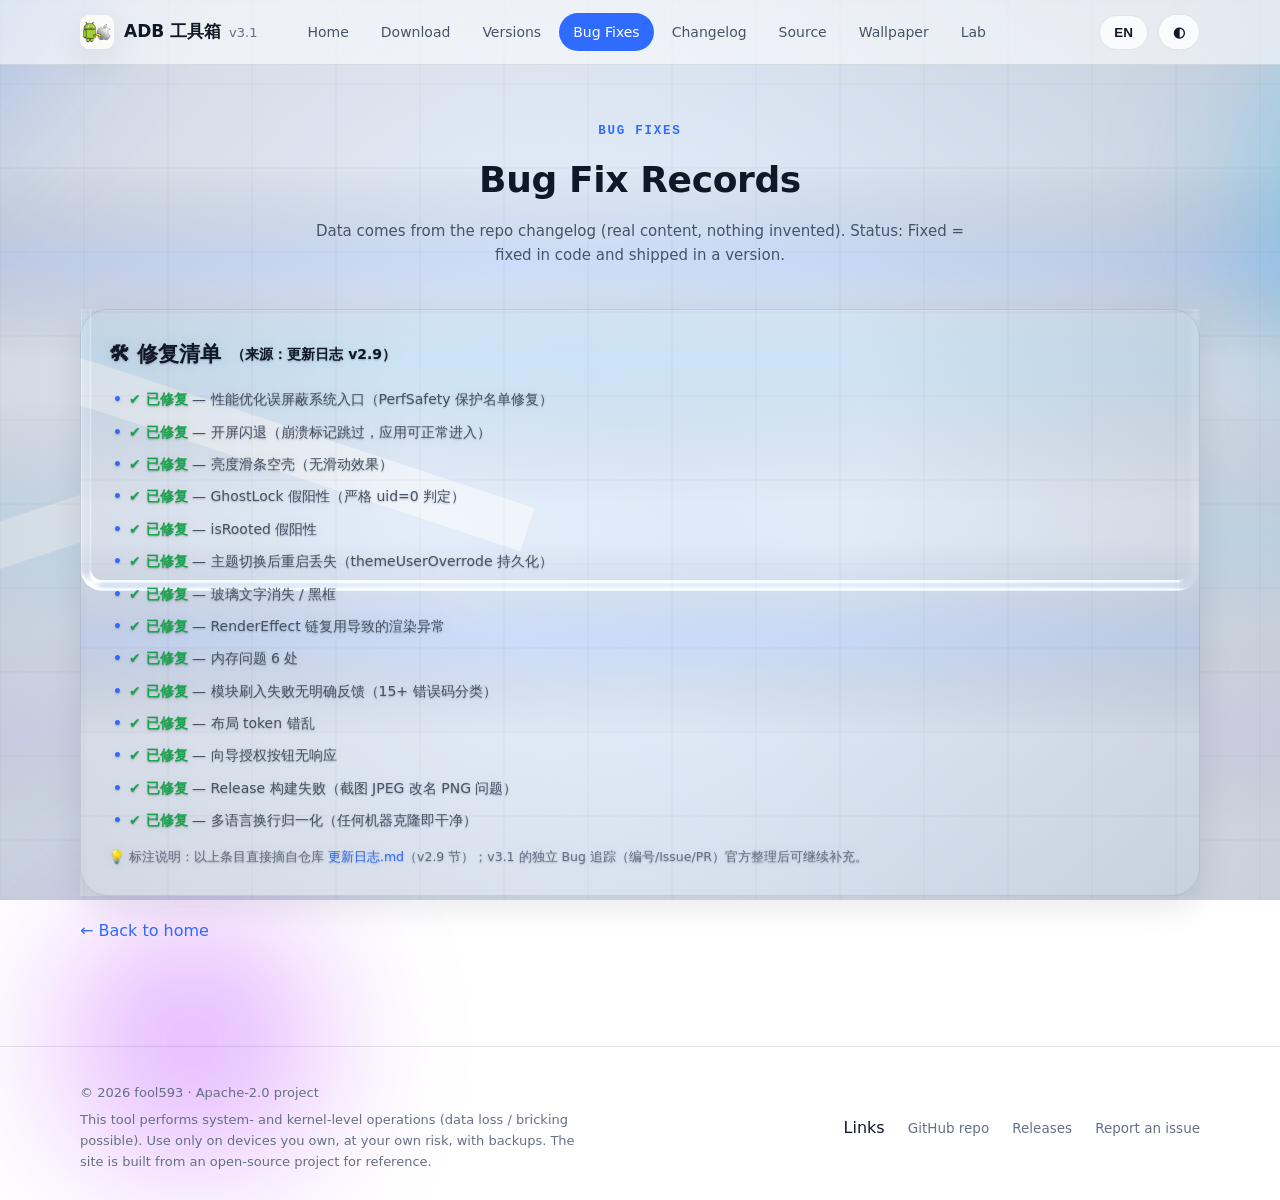
<file: bugs.html>
<!DOCTYPE html>
<html lang="zh-CN" data-theme="light" data-theme-mode="system">
<head>
  <meta charset="UTF-8" />
  <meta name="viewport" content="width=device-width, initial-scale=1.0" />
  <meta name="theme-color" content="#eef2f8" />
  <title>Bug 修复记录 — ADB 工具箱 v3.1 官方站</title>
  <meta name="description" content="ADB 工具箱 Bug 修复记录：数据来自仓库更新日志真实内容——开屏闪退、GhostLock 假阳性、主题重启丢失等已修复项。" />
  <meta property="og:title" content="Bug 修复记录 — ADB 工具箱 v3.1 官方站" />
  <meta property="og:description" content="ADB 工具箱 Bug 修复记录（仓库更新日志真实数据）。" />
  <meta property="og:image" content="./assets/site-banner-B7flzujM.jpg" />
  <link rel="icon" type="image/png" href="./icon-192.png" />
  <link rel="canonical" href="https://fool593.github.io/ADBToolboxGlass-v3.1/bugs.html" />
  <script>
    (function () {
      try {
        var t = localStorage.getItem('adb-theme') || 'system';
        var sys = window.matchMedia('(prefers-color-scheme: dark)').matches;
        document.documentElement.setAttribute('data-theme', t === 'system' ? (sys ? 'dark' : 'light') : t);
        var l = localStorage.getItem('adb-lang');
        document.documentElement.setAttribute('lang', (l === 'zh' || l === 'en') ? (l === 'zh' ? 'zh-CN' : 'en') : 'zh-CN');
      } catch (e) {}
    })();
  </script>
  <script type="module" crossorigin src="./assets/site-main-Cy9F2hGh.js"></script>
  <link rel="stylesheet" crossorigin href="./assets/site-style-w7GcWpmP.css">
</head>
<body>
  <canvas id="bg-layer" aria-hidden="true"></canvas>
  <div id="bg-blobs" aria-hidden="true">
    <div class="blob blob-1"></div>
    <div class="blob blob-2"></div>
    <div class="blob blob-3"></div>
  </div>

  <header class="topbar">
    <div class="topbar-inner">
      <a class="brand" href="index.html">
        <img src="./icon-192.png" alt="ADB Toolbox" width="34" height="34" />
        <span>ADB 工具箱 <small>v3.1</small></span>
      </a>
      <nav class="nav-links" aria-label="主导航">
        <a href="index.html" data-i18n="nav.home">首页</a>
        <a href="index.html#download" data-i18n="nav.download">下载</a>
        <a href="versions.html" data-i18n="nav.versions">历史版本</a>
        <a href="bugs.html" data-i18n="nav.bugs">Bug 记录</a>
        <a href="changelog.html" data-i18n="nav.changelog">更新日志</a>
        <a href="source.html" data-i18n="nav.source">源码</a>
        <a href="wallpaper.html" data-i18n="nav.wall">壁纸</a>
    <a href="./lab.html" data-i18n="nav.lab">实验室</a>
      </nav>
      <div class="top-actions">
        <button class="chip" id="lang-toggle" aria-label="切换语言">EN</button>
        <button class="chip" id="theme-toggle" aria-label="切换主题">◐</button>
      </div>
    </div>
  </header>

  <main>
    <section class="section" style="padding-top:56px">
      <div class="wrap">
        <div class="section-head">
          <div class="kicker">BUG FIXES</div>
          <h2 data-i18n="bugs.title">Bug 修复记录</h2>
          <p data-i18n="bugs.sub">数据来自仓库更新日志（真实内容，未虚构）。状态说明：已修复 = 已在代码中修复并进入版本。</p>
        </div>

        <div class="lg-glass doc-card">
          <h2>🛠 修复清单 <span class="doc-sub" style="margin:0">（来源：更新日志 v2.9）</span></h2>
          <ul>
            <li><span class="status-ok">✔ 已修复</span> — 性能优化误屏蔽系统入口（PerfSafety 保护名单修复）</li>
            <li><span class="status-ok">✔ 已修复</span> — 开屏闪退（崩溃标记跳过，应用可正常进入）</li>
            <li><span class="status-ok">✔ 已修复</span> — 亮度滑条空壳（无滑动效果）</li>
            <li><span class="status-ok">✔ 已修复</span> — GhostLock 假阳性（严格 uid=0 判定）</li>
            <li><span class="status-ok">✔ 已修复</span> — isRooted 假阳性</li>
            <li><span class="status-ok">✔ 已修复</span> — 主题切换后重启丢失（themeUserOverrode 持久化）</li>
            <li><span class="status-ok">✔ 已修复</span> — 玻璃文字消失 / 黑框</li>
            <li><span class="status-ok">✔ 已修复</span> — RenderEffect 链复用导致的渲染异常</li>
            <li><span class="status-ok">✔ 已修复</span> — 内存问题 6 处</li>
            <li><span class="status-ok">✔ 已修复</span> — 模块刷入失败无明确反馈（15+ 错误码分类）</li>
            <li><span class="status-ok">✔ 已修复</span> — 布局 token 错乱</li>
            <li><span class="status-ok">✔ 已修复</span> — 向导授权按钮无响应</li>
            <li><span class="status-ok">✔ 已修复</span> — Release 构建失败（截图 JPEG 改名 PNG 问题）</li>
            <li><span class="status-ok">✔ 已修复</span> — 多语言换行归一化（任何机器克隆即干净）</li>
          </ul>
          <p class="dl-meta">💡 标注说明：以上条目直接摘自仓库 <a href="https://github.com/fool593/ADBToolboxGlass-v3.1/blob/master/更新日志.md" rel="noopener">更新日志.md</a>（v2.9 节）；v3.1 的独立 Bug 追踪（编号/Issue/PR）官方整理后可继续补充。</p>
        </div>

        <p style="margin-top:18px"><a href="index.html" data-i18n="bugs.back">← 返回首页</a></p>
      </div>
    </section>
  </main>

  <footer class="footer">
    <div class="wrap footer-inner">
      <div>
        <p class="copy" data-i18n="footer.copyright">© 2026 fool593 · Apache-2.0 项目</p>
        <p class="copy" style="margin-top:6px;max-width:60ch" data-i18n="footer.disclaimer">本工具涉及系统级与内核级操作（有数据丢失/变砖风险），请仅在自有设备、接受风险、已备份的前提下使用。</p>
      </div>
      <div class="links">
        <span data-i18n="footer.links">相关链接</span>
        <a href="https://github.com/fool593/ADBToolboxGlass-v3.1" rel="noopener" data-i18n="footer.repo">GitHub 仓库</a>
        <a href="https://github.com/fool593/ADBToolboxGlass-v3.1/releases" rel="noopener" data-i18n="footer.releases">Releases</a>
        <a href="https://github.com/fool593/ADBToolboxGlass-v3.1/issues" rel="noopener" data-i18n="footer.issue">反馈问题</a>
      </div>
    </div>
  </footer>

  <div class="perf-badge" id="perf-badge"></div>
</body>
</html>
</file>
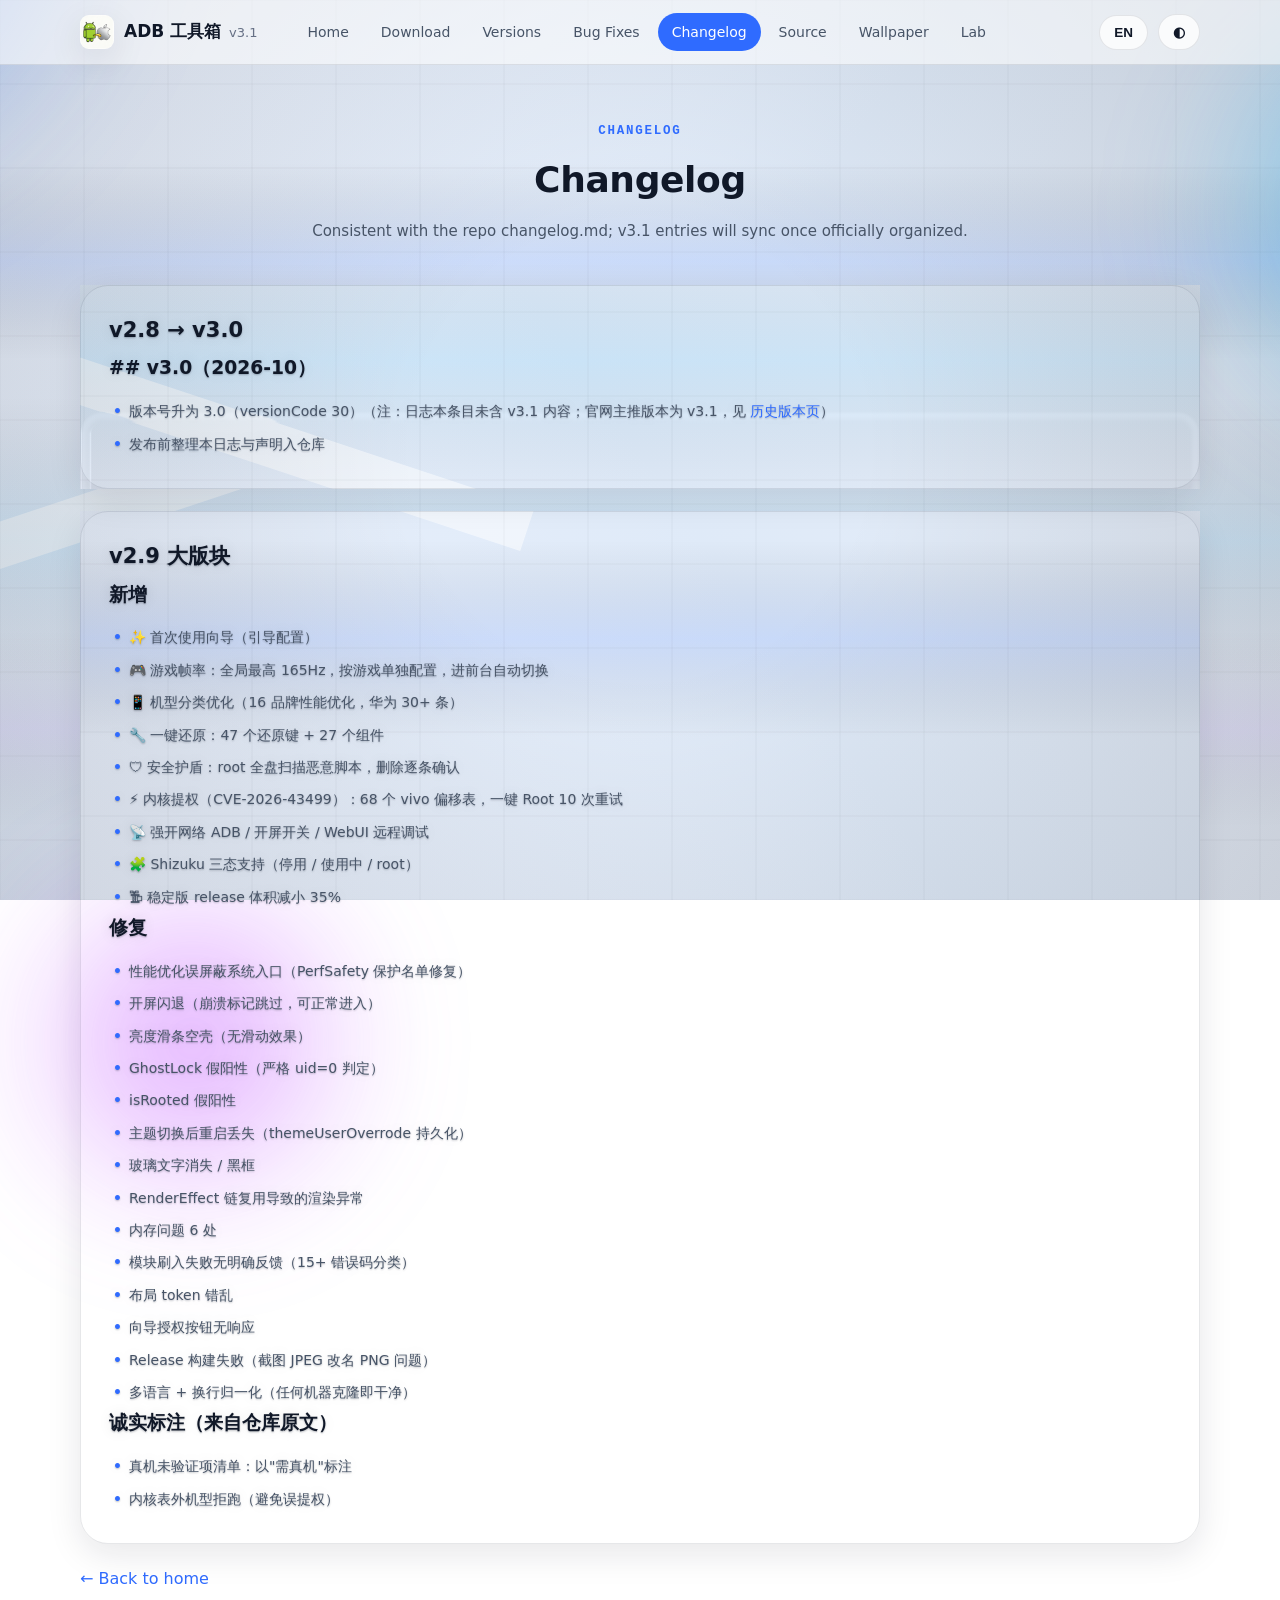
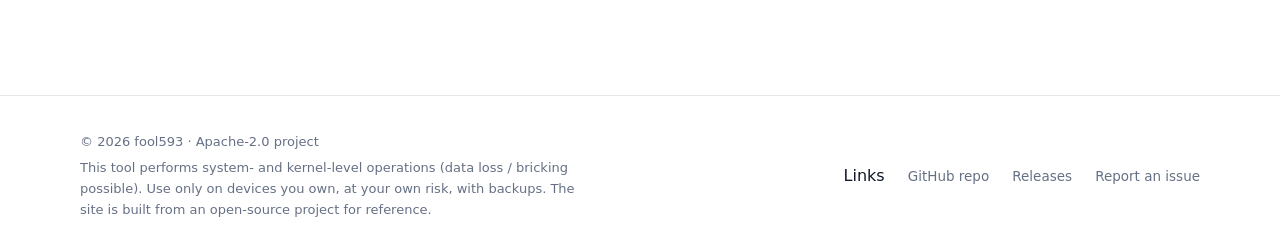
<file: changelog.html>
<!DOCTYPE html>
<html lang="zh-CN" data-theme="light" data-theme-mode="system">
<head>
  <meta charset="UTF-8" />
  <meta name="viewport" content="width=device-width, initial-scale=1.0" />
  <meta name="theme-color" content="#eef2f8" />
  <title>更新日志 — ADB 工具箱 v3.1 官方站</title>
  <meta name="description" content="ADB 工具箱更新日志：v2.8 → v3.0 版本历史与修复记录（仓库真实数据）。" />
  <meta property="og:title" content="更新日志 — ADB 工具箱 v3.1 官方站" />
  <meta property="og:description" content="ADB 工具箱完整更新日志，与历史版本页联动。" />
  <meta property="og:image" content="./assets/site-banner-B7flzujM.jpg" />
  <link rel="icon" type="image/png" href="./icon-192.png" />
  <link rel="canonical" href="https://fool593.github.io/ADBToolboxGlass-v3.1/changelog.html" />
  <script>
    (function () {
      try {
        var t = localStorage.getItem('adb-theme') || 'system';
        var sys = window.matchMedia('(prefers-color-scheme: dark)').matches;
        document.documentElement.setAttribute('data-theme', t === 'system' ? (sys ? 'dark' : 'light') : t);
        var l = localStorage.getItem('adb-lang');
        document.documentElement.setAttribute('lang', (l === 'zh' || l === 'en') ? (l === 'zh' ? 'zh-CN' : 'en') : 'zh-CN');
      } catch (e) {}
    })();
  </script>
  <script type="module" crossorigin src="./assets/site-main-Cy9F2hGh.js"></script>
  <link rel="stylesheet" crossorigin href="./assets/site-style-w7GcWpmP.css">
</head>
<body>
  <canvas id="bg-layer" aria-hidden="true"></canvas>
  <div id="bg-blobs" aria-hidden="true">
    <div class="blob blob-1"></div>
    <div class="blob blob-2"></div>
    <div class="blob blob-3"></div>
  </div>

  <header class="topbar">
    <div class="topbar-inner">
      <a class="brand" href="index.html">
        <img src="./icon-192.png" alt="ADB Toolbox" width="34" height="34" />
        <span>ADB 工具箱 <small>v3.1</small></span>
      </a>
      <nav class="nav-links" aria-label="主导航">
        <a href="index.html" data-i18n="nav.home">首页</a>
        <a href="index.html#download" data-i18n="nav.download">下载</a>
        <a href="versions.html" data-i18n="nav.versions">历史版本</a>
        <a href="bugs.html" data-i18n="nav.bugs">Bug 记录</a>
        <a href="changelog.html" data-i18n="nav.changelog">更新日志</a>
        <a href="source.html" data-i18n="nav.source">源码</a>
        <a href="wallpaper.html" data-i18n="nav.wall">壁纸</a>
    <a href="./lab.html" data-i18n="nav.lab">实验室</a>
      </nav>
      <div class="top-actions">
        <button class="chip" id="lang-toggle" aria-label="切换语言">EN</button>
        <button class="chip" id="theme-toggle" aria-label="切换主题">◐</button>
      </div>
    </div>
  </header>

  <main>
    <section class="section" style="padding-top:56px">
      <div class="wrap">
        <div class="section-head">
          <div class="kicker">CHANGELOG</div>
          <h2 data-i18n="changelog.title">更新日志</h2>
          <p data-i18n="changelog.sub">内容与仓库 <a href="https://github.com/fool593/ADBToolboxGlass-v3.1/blob/master/更新日志.md" rel="noopener">更新日志.md</a> 一致（真实数据）。</p>
        </div>

        <div class="changelog-list">
          <article class="lg-glass doc-card">
            <h2>v2.8 → v3.0</h2>
            <h3 class="version-line">## v3.0（2026-10）</h3>
            <ul>
              <li>版本号升为 3.0（versionCode 30）（注：日志本条目未含 v3.1 内容；官网主推版本为 v3.1，见 <a href="versions.html">历史版本页</a>）</li>
              <li>发布前整理本日志与声明入仓库</li>
            </ul>
          </article>

          <article class="lg-glass doc-card">
            <h2>v2.9 大版块</h2>
            <h3 class="version-line">新增</h3>
            <ul>
              <li>✨ 首次使用向导（引导配置）</li>
              <li>🎮 游戏帧率：全局最高 165Hz，按游戏单独配置，进前台自动切换</li>
              <li>📱 机型分类优化（16 品牌性能优化，华为 30+ 条）</li>
              <li>🔧 一键还原：47 个还原键 + 27 个组件</li>
              <li>🛡 安全护盾：root 全盘扫描恶意脚本，删除逐条确认</li>
              <li>⚡ 内核提权（CVE-2026-43499）：68 个 vivo 偏移表，一键 Root 10 次重试</li>
              <li>📡 强开网络 ADB / 开屏开关 / WebUI 远程调试</li>
              <li>🧩 Shizuku 三态支持（停用 / 使用中 / root）</li>
              <li>🗜 稳定版 release 体积减小 35%</li>
            </ul>
            <h3 class="version-line">修复</h3>
            <ul>
              <li>性能优化误屏蔽系统入口（PerfSafety 保护名单修复）</li>
              <li>开屏闪退（崩溃标记跳过，可正常进入）</li>
              <li>亮度滑条空壳（无滑动效果）</li>
              <li>GhostLock 假阳性（严格 uid=0 判定）</li>
              <li>isRooted 假阳性</li>
              <li>主题切换后重启丢失（themeUserOverrode 持久化）</li>
              <li>玻璃文字消失 / 黑框</li>
              <li>RenderEffect 链复用导致的渲染异常</li>
              <li>内存问题 6 处</li>
              <li>模块刷入失败无明确反馈（15+ 错误码分类）</li>
              <li>布局 token 错乱</li>
              <li>向导授权按钮无响应</li>
              <li>Release 构建失败（截图 JPEG 改名 PNG 问题）</li>
              <li>多语言 + 换行归一化（任何机器克隆即干净）</li>
            </ul>
            <h3 class="version-line">诚实标注（来自仓库原文）</h3>
            <ul>
              <li>真机未验证项清单：以"需真机"标注</li>
              <li>内核表外机型拒跑（避免误提权）</li>
            </ul>
          </article>
        </div>

        <p style="margin-top:18px"><a href="index.html" data-i18n="changelog.back">← 返回首页</a></p>
      </div>
    </section>
  </main>

  <footer class="footer">
    <div class="wrap footer-inner">
      <div>
        <p class="copy" data-i18n="footer.copyright">© 2026 fool593 · Apache-2.0 项目</p>
        <p class="copy" style="margin-top:6px;max-width:60ch" data-i18n="footer.disclaimer">本工具涉及系统级与内核级操作（有数据丢失/变砖风险），请仅在自有设备、接受风险、已备份的前提下使用。</p>
      </div>
      <div class="links">
        <span data-i18n="footer.links">相关链接</span>
        <a href="https://github.com/fool593/ADBToolboxGlass-v3.1" rel="noopener" data-i18n="footer.repo">GitHub 仓库</a>
        <a href="https://github.com/fool593/ADBToolboxGlass-v3.1/releases" rel="noopener" data-i18n="footer.releases">Releases</a>
        <a href="https://github.com/fool593/ADBToolboxGlass-v3.1/issues" rel="noopener" data-i18n="footer.issue">反馈问题</a>
      </div>
    </div>
  </footer>

  <div class="perf-badge" id="perf-badge"></div>
</body>
</html>
</file>
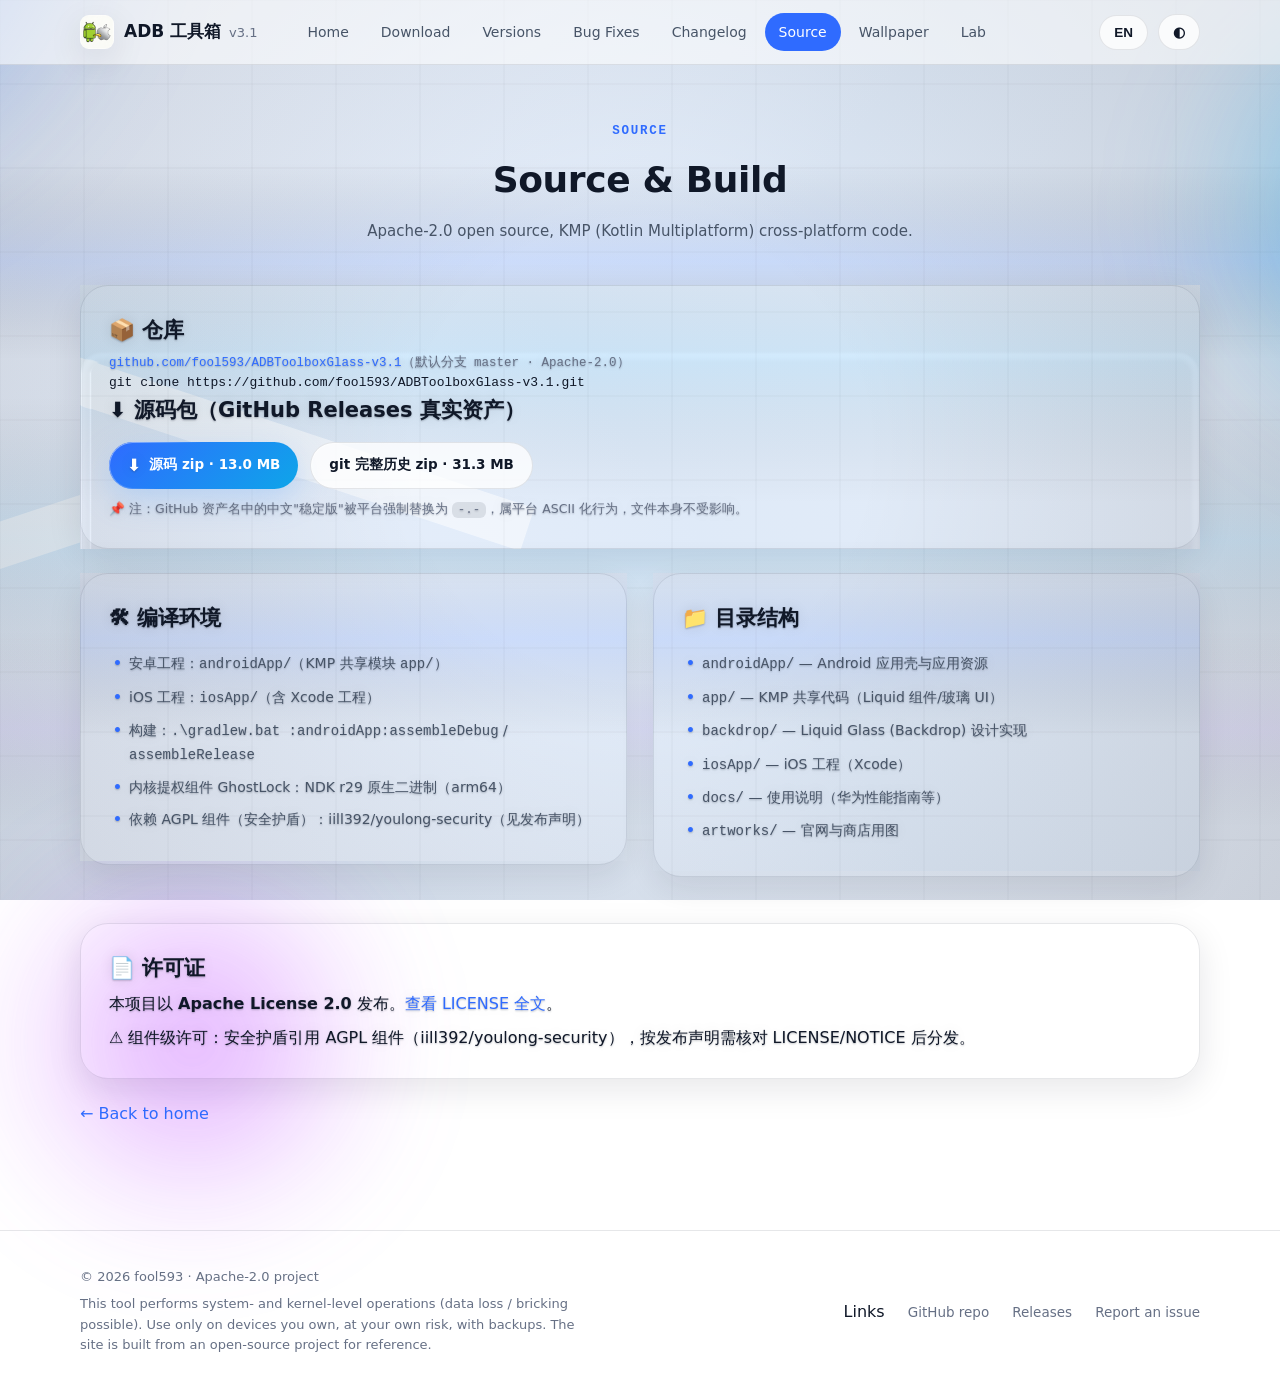
<file: source.html>
<!DOCTYPE html>
<html lang="zh-CN" data-theme="light" data-theme-mode="system">
<head>
  <meta charset="UTF-8" />
  <meta name="viewport" content="width=device-width, initial-scale=1.0" />
  <meta name="theme-color" content="#eef2f8" />
  <title>源码下载 — ADB 工具箱 v3.1 官方站</title>
  <meta name="description" content="ADB 工具箱源码下载：GitHub 仓库、克隆命令、源码 zip、许可证（Apache-2.0）与编译环境说明。" />
  <meta property="og:title" content="源码下载 — ADB 工具箱 v3.1 官方站" />
  <meta property="og:description" content="ADB 工具箱源码与许可证（Apache-2.0）。" />
  <meta property="og:image" content="./assets/site-banner-B7flzujM.jpg" />
  <link rel="icon" type="image/png" href="./icon-192.png" />
  <link rel="canonical" href="https://fool593.github.io/ADBToolboxGlass-v3.1/source.html" />
  <script>
    (function () {
      try {
        var t = localStorage.getItem('adb-theme') || 'system';
        var sys = window.matchMedia('(prefers-color-scheme: dark)').matches;
        document.documentElement.setAttribute('data-theme', t === 'system' ? (sys ? 'dark' : 'light') : t);
        var l = localStorage.getItem('adb-lang');
        document.documentElement.setAttribute('lang', (l === 'zh' || l === 'en') ? (l === 'zh' ? 'zh-CN' : 'en') : 'zh-CN');
      } catch (e) {}
    })();
  </script>
  <script type="module" crossorigin src="./assets/site-main-Cy9F2hGh.js"></script>
  <link rel="stylesheet" crossorigin href="./assets/site-style-w7GcWpmP.css">
</head>
<body>
  <canvas id="bg-layer" aria-hidden="true"></canvas>
  <div id="bg-blobs" aria-hidden="true">
    <div class="blob blob-1"></div>
    <div class="blob blob-2"></div>
    <div class="blob blob-3"></div>
  </div>

  <header class="topbar">
    <div class="topbar-inner">
      <a class="brand" href="index.html">
        <img src="./icon-192.png" alt="ADB Toolbox" width="34" height="34" />
        <span>ADB 工具箱 <small>v3.1</small></span>
      </a>
      <nav class="nav-links" aria-label="主导航">
        <a href="index.html" data-i18n="nav.home">首页</a>
        <a href="index.html#download" data-i18n="nav.download">下载</a>
        <a href="versions.html" data-i18n="nav.versions">历史版本</a>
        <a href="bugs.html" data-i18n="nav.bugs">Bug 记录</a>
        <a href="changelog.html" data-i18n="nav.changelog">更新日志</a>
        <a href="source.html" data-i18n="nav.source">源码</a>
        <a href="wallpaper.html" data-i18n="nav.wall">壁纸</a>
    <a href="./lab.html" data-i18n="nav.lab">实验室</a>
      </nav>
      <div class="top-actions">
        <button class="chip" id="lang-toggle" aria-label="切换语言">EN</button>
        <button class="chip" id="theme-toggle" aria-label="切换主题">◐</button>
      </div>
    </div>
  </header>

  <main>
    <section class="section" style="padding-top:56px">
      <div class="wrap">
        <div class="section-head">
          <div class="kicker">SOURCE</div>
          <h2 data-i18n="source.title">源码与构建</h2>
          <p data-i18n="source.sub">全部源码托管于 GitHub，以下信息与仓库 README 一致（真实数据）。</p>
        </div>

        <div class="lg-glass doc-card">
          <h2>📦 仓库</h2>
          <p class="doc-date"><a href="https://github.com/fool593/ADBToolboxGlass-v3.1" rel="noopener">github.com/fool593/ADBToolboxGlass-v3.1</a>（默认分支 master · Apache-2.0）</p>
          <pre class="code-block">git clone https://github.com/fool593/ADBToolboxGlass-v3.1.git</pre>
          <h2>⬇ 源码包（GitHub Releases 真实资产）</h2>
          <div class="dl-row">
            <a class="btn primary small" href="https://github.com/fool593/ADBToolboxGlass-v3.1/releases/download/v3.1/ADBToolboxGlass-v3.1-.zip" rel="noopener"><span class="dl-icon">⬇</span> 源码 zip · 13.0 MB</a>
            <a class="btn ghost small" href="https://github.com/fool593/ADBToolboxGlass-v3.1/releases/download/v3.1/ADBToolboxGlass-v3.1-git.zip" rel="noopener">git 完整历史 zip · 31.3 MB</a>
          </div>
          <p class="dl-meta" style="margin-top:10px">📌 注：GitHub 资产名中的中文"稳定版"被平台强制替换为 <code>-.-</code>，属平台 ASCII 化行为，文件本身不受影响。</p>
        </div>

        <div class="split" style="margin-top:24px">
          <div class="lg-glass doc-card">
            <h2>🛠 编译环境</h2>
            <ul>
              <li>安卓工程：<code>androidApp/</code>（KMP 共享模块 <code>app/</code>）</li>
              <li>iOS 工程：<code>iosApp/</code>（含 Xcode 工程）</li>
              <li>构建：<code>.\gradlew.bat :androidApp:assembleDebug</code> / <code>assembleRelease</code></li>
              <li>内核提权组件 GhostLock：NDK r29 原生二进制（arm64）</li>
              <li>依赖 AGPL 组件（安全护盾）：iill392/youlong-security（见发布声明）</li>
            </ul>
          </div>
          <div class="lg-glass doc-card">
            <h2>📁 目录结构</h2>
            <ul>
              <li><code>androidApp/</code> — Android 应用壳与应用资源</li>
              <li><code>app/</code> — KMP 共享代码（Liquid 组件/玻璃 UI）</li>
              <li><code>backdrop/</code> — Liquid Glass (Backdrop) 设计实现</li>
              <li><code>iosApp/</code> — iOS 工程（Xcode）</li>
              <li><code>docs/</code> — 使用说明（华为性能指南等）</li>
              <li><code>artworks/</code> — 官网与商店用图</li>
            </ul>
          </div>
        </div>

        <div class="lg-glass doc-card" style="margin-top:24px">
          <h2>📄 许可证</h2>
          <p>本项目以 <strong>Apache License 2.0</strong> 发布。<a href="https://github.com/fool593/ADBToolboxGlass-v3.1/blob/master/LICENSE" rel="noopener">查看 LICENSE 全文</a>。</p>
          <p style="margin-top:8px">⚠️ 组件级许可：安全护盾引用 AGPL 组件（iill392/youlong-security），按发布声明需核对 LICENSE/NOTICE 后分发。</p>
        </div>

        <p style="margin-top:18px"><a href="index.html" data-i18n="source.back">← 返回首页</a></p>
      </div>
    </section>
  </main>

  <footer class="footer">
    <div class="wrap footer-inner">
      <div>
        <p class="copy" data-i18n="footer.copyright">© 2026 fool593 · Apache-2.0 项目</p>
        <p class="copy" style="margin-top:6px;max-width:60ch" data-i18n="footer.disclaimer">本工具涉及系统级与内核级操作（有数据丢失/变砖风险），请仅在自有设备、接受风险、已备份的前提下使用。</p>
      </div>
      <div class="links">
        <span data-i18n="footer.links">相关链接</span>
        <a href="https://github.com/fool593/ADBToolboxGlass-v3.1" rel="noopener" data-i18n="footer.repo">GitHub 仓库</a>
        <a href="https://github.com/fool593/ADBToolboxGlass-v3.1/releases" rel="noopener" data-i18n="footer.releases">Releases</a>
        <a href="https://github.com/fool593/ADBToolboxGlass-v3.1/issues" rel="noopener" data-i18n="footer.issue">反馈问题</a>
      </div>
    </div>
  </footer>

  <div class="perf-badge" id="perf-badge"></div>
</body>
</html>
</file>
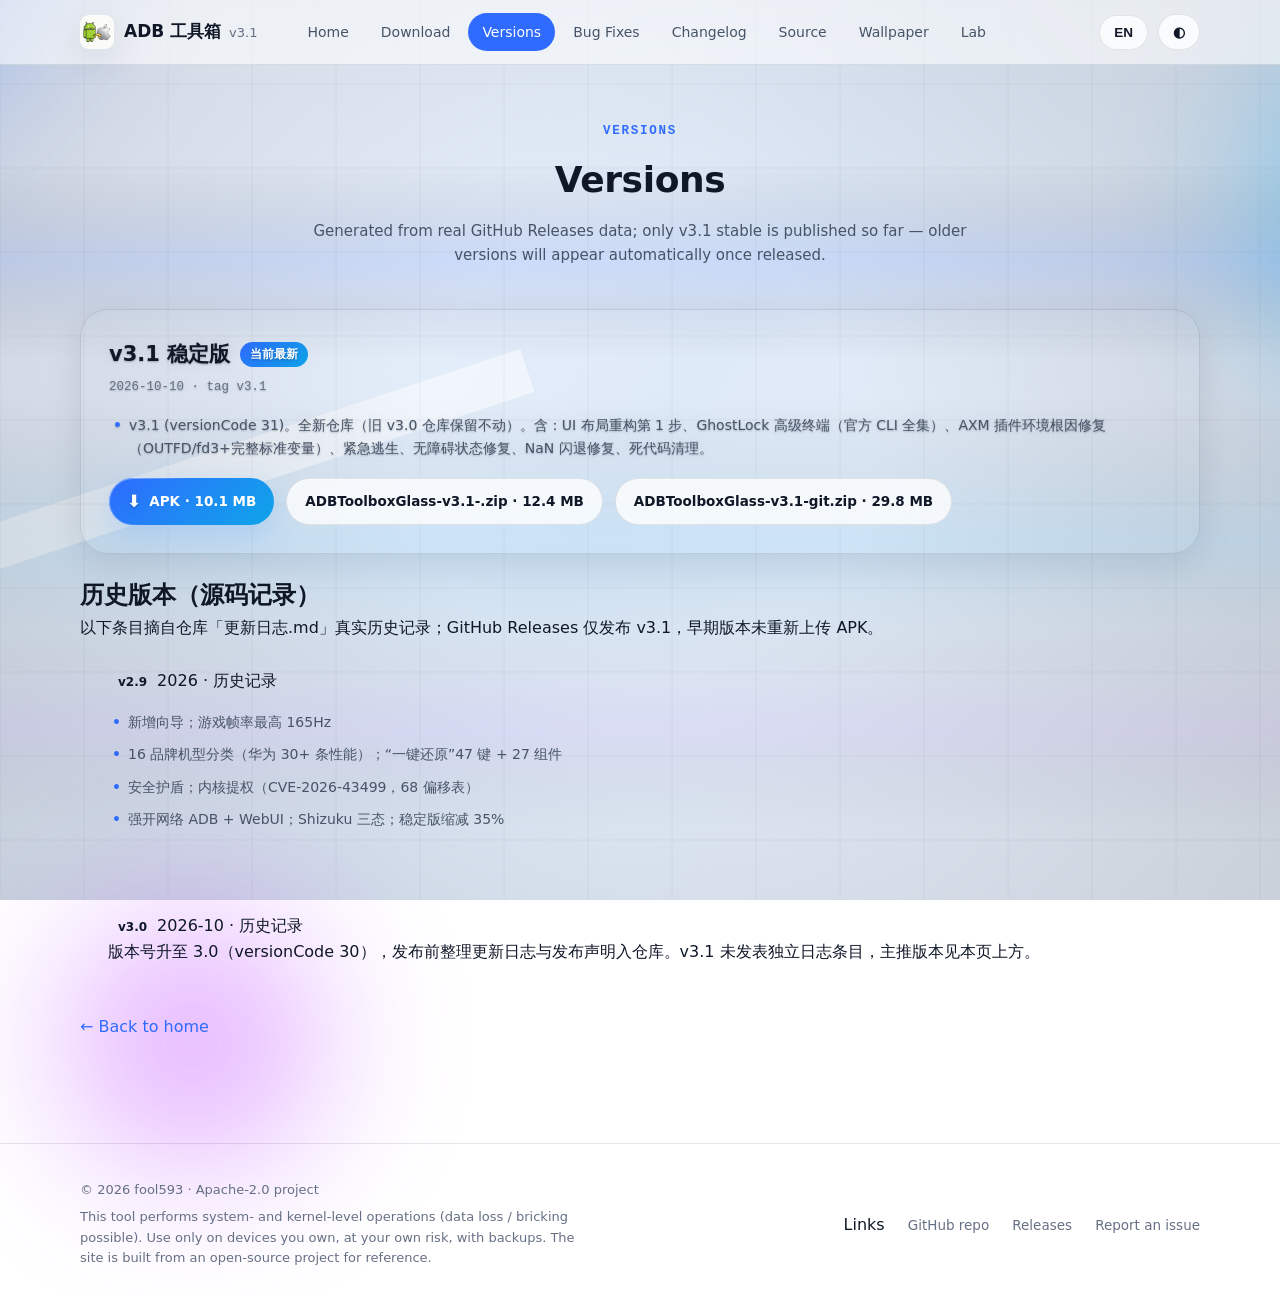
<file: versions.html>
<!DOCTYPE html>
<html lang="zh-CN" data-theme="light" data-theme-mode="system">
<head>
  <meta charset="UTF-8" />
  <meta name="viewport" content="width=device-width, initial-scale=1.0" />
  <meta name="theme-color" content="#eef2f8" />
  <title>历史版本 — ADB 工具箱 v3.1 官方站</title>
  <meta name="description" content="ADB 工具箱（ADBToolboxGlass）历史版本列表：由 GitHub Releases 真实数据生成，当前发布 v3.1 稳定版。" />
  <meta property="og:title" content="历史版本 — ADB 工具箱 v3.1 官方站" />
  <meta property="og:description" content="ADB 工具箱历史版本与下载资产（GitHub Releases 真实数据）。" />
  <meta property="og:image" content="./assets/site-banner-B7flzujM.jpg" />
  <link rel="icon" type="image/png" href="./icon-192.png" />
  <link rel="canonical" href="https://fool593.github.io/ADBToolboxGlass-v3.1/versions.html" />
  <script>
    (function () {
      try {
        var t = localStorage.getItem('adb-theme') || 'system';
        var sys = window.matchMedia('(prefers-color-scheme: dark)').matches;
        document.documentElement.setAttribute('data-theme', t === 'system' ? (sys ? 'dark' : 'light') : t);
        var l = localStorage.getItem('adb-lang');
        document.documentElement.setAttribute('lang', (l === 'zh' || l === 'en') ? (l === 'zh' ? 'zh-CN' : 'en') : 'zh-CN');
      } catch (e) {}
    })();
  </script>
  <script type="module" crossorigin src="./assets/site-versions-BcQy36cq.js"></script>
  <link rel="modulepreload" crossorigin href="./assets/site-main-Cy9F2hGh.js">
  <link rel="stylesheet" crossorigin href="./assets/site-style-w7GcWpmP.css">
</head>
<body>
  <canvas id="bg-layer" aria-hidden="true"></canvas>
  <div id="bg-blobs" aria-hidden="true">
    <div class="blob blob-1"></div>
    <div class="blob blob-2"></div>
    <div class="blob blob-3"></div>
  </div>

  <header class="topbar">
    <div class="topbar-inner">
      <a class="brand" href="index.html">
        <img src="./icon-192.png" alt="ADB Toolbox" width="34" height="34" />
        <span>ADB 工具箱 <small>v3.1</small></span>
      </a>
      <nav class="nav-links" aria-label="主导航">
        <a href="index.html" data-i18n="nav.home">首页</a>
        <a href="index.html#download" data-i18n="nav.download">下载</a>
        <a href="versions.html" data-i18n="nav.versions">历史版本</a>
        <a href="bugs.html" data-i18n="nav.bugs">Bug 记录</a>
        <a href="changelog.html" data-i18n="nav.changelog">更新日志</a>
        <a href="source.html" data-i18n="nav.source">源码</a>
        <a href="wallpaper.html" data-i18n="nav.wall">壁纸</a>
    <a href="./lab.html" data-i18n="nav.lab">实验室</a>
      </nav>
      <div class="top-actions">
        <button class="chip" id="lang-toggle" aria-label="切换语言">EN</button>
        <button class="chip" id="theme-toggle" aria-label="切换主题">◐</button>
      </div>
    </div>
  </header>

  <main>
    <section class="section" style="padding-top:56px">
      <div class="wrap">
        <div class="section-head">
          <div class="kicker">VERSIONS</div>
          <h2 data-i18n="versions.title">历史版本</h2>
          <p data-i18n="versions.sub">由 GitHub Releases 真实数据生成；当前仅发布 v3.1 稳定版，历史版本待发布后自动出现。</p>
        </div>

        <div id="versions-list">
          <article class="lg-glass doc-card">
            <h2>
              <span>v3.1 稳定版</span>
              <span class="doc-tag tag-current" data-i18n="versions.current">当前最新</span>
            </h2>
            <p class="doc-date">2026-10-10 · tag v3.1</p>
            <ul>
              <li>⚡ 内核提权：68 个 vivo 内核偏移表 + arm64 GhostLock 原生二进制（NDK r29）</li>
              <li>🚀 性能优化：16 品牌分类（小米/华为/vivo/iQOO…），通用 26 条 + 华为 30 条</li>
              <li>🎮 游戏帧率：全局最高 165Hz，按游戏单独配置，进前台自动切换</li>
              <li>🛡 安全护盾：root 全盘扫描恶意脚本，删除逐条确认</li>
              <li>🔧 ADB 面板 / 强开网络 ADB / Magisk&KSU 模块管理 / WebUI 远程调试</li>
              <li>✨ 首次设置向导 / 3 套主题 / 玻璃参数调节 / 三语言（中/英/印地）</li>
            </ul>
            <div class="dl-row">
              <a class="btn primary small" href="https://github.com/fool593/ADBToolboxGlass-v3.1/releases/download/v3.1/ADBToolboxGlass-v3.1-.-release.apk" rel="noopener"><span class="dl-icon">⬇</span><span data-i18n="versions.apk">APK</span> · 10.6 MB</a>
              <a class="btn ghost small" href="https://github.com/fool593/ADBToolboxGlass-v3.1/releases/download/v3.1/ADBToolboxGlass-v3.1-.zip" rel="noopener" data-i18n="versions.zip">源码 zip</a>
              <a class="btn ghost small" href="https://github.com/fool593/ADBToolboxGlass-v3.1/releases/download/v3.1/ADBToolboxGlass-v3.1-git.zip" rel="noopener" data-i18n="versions.git">git zip</a>
            </div>
          </article>
        </div>

        <section class="ver-hist">
          <h2 class="ver-hist-title" data-i18n="versions.hist.title">历史版本（源码记录）</h2>
          <p class="ver-hist-note" data-i18n="versions.hist.note">以下条目摘自仓库「更新日志.md」真实历史记录；GitHub Releases 仅发布 v3.1，早期版本未重新上传 APK。</p>
          <div class="doc-card ver-hist-card">
            <div class="ver-hist-head"><span class="doc-tag">v2.9</span><span class="ver-hist-date">2026 · 历史记录</span></div>
            <ul class="ver-hist-list" data-i18n-html="versions.hist.v29"><li>新增向导；游戏帧率最高 165Hz</li><li>16 品牌机型分类（华为 30+ 条性能）；“一键还原”47 键 + 27 组件</li><li>安全护盾；内核提权（CVE-2026-43499，68 偏移表）</li><li>强开网络 ADB + WebUI；Shizuku 三态；稳定版缩减 35%</li></ul>
          </div>
          <div class="doc-card ver-hist-card">
            <div class="ver-hist-head"><span class="doc-tag">v3.0</span><span class="ver-hist-date">2026-10 · 历史记录</span></div>
            <p class="ver-hist-body" data-i18n="versions.hist.v30">版本号升至 3.0（versionCode 30），发布前整理更新日志与发布声明入仓库。v3.1 未发表独立日志条目，主推版本见本页上方。</p>
          </div>
        </section>
        <p style="margin-top:18px"><a href="index.html" data-i18n="versions.back">← 返回首页</a></p>
      </div>
    </section>
  </main>

  <footer class="footer">
    <div class="wrap footer-inner">
      <div>
        <p class="copy" data-i18n="footer.copyright">© 2026 fool593 · Apache-2.0 项目</p>
        <p class="copy" style="margin-top:6px;max-width:60ch" data-i18n="footer.disclaimer">本工具涉及系统级与内核级操作（有数据丢失/变砖风险），请仅在自有设备、接受风险、已备份的前提下使用。</p>
      </div>
      <div class="links">
        <span data-i18n="footer.links">相关链接</span>
        <a href="https://github.com/fool593/ADBToolboxGlass-v3.1" rel="noopener" data-i18n="footer.repo">GitHub 仓库</a>
        <a href="https://github.com/fool593/ADBToolboxGlass-v3.1/releases" rel="noopener" data-i18n="footer.releases">Releases</a>
        <a href="https://github.com/fool593/ADBToolboxGlass-v3.1/issues" rel="noopener" data-i18n="footer.issue">反馈问题</a>
      </div>
    </div>
  </footer>

  <div class="perf-badge" id="perf-badge"></div>
</body>
</html>
</file>
<file: assets/site-style-w7GcWpmP.css>
:root{--lg-refraction:.55;--lg-dispersion:.3;--lg-edge-highlight:.9;--lg-inner-shadow:.35;--lg-lift:.6;--lg-light-angle:135deg;--lg-glow:#78b4ff59;--radius-lg:28px;--radius-md:20px;--radius-sm:14px;--topbar-h:64px;--font-sans:"PingFang SC", "HarmonyOS Sans SC", "Microsoft YaHei", system-ui, -apple-system, "Segoe UI", Roboto, sans-serif;--font-mono:"JetBrains Mono", "SF Mono", Consolas, "Courier New", monospace}[data-theme=light]{--lightningcss-light:initial;--lightningcss-dark: ;color-scheme:light;--bg-0:#eef2f8;--bg-1:#dde6f2;--ink-0:#101828;--ink-1:#475467;--ink-2:#667085;--card:#ffffff8c;--card-strong:#ffffffc7;--line:#1018281a;--line-2:#10182829;--acc:#2f6bff;--acc-2:#0ea5e9;--acc-grad:linear-gradient(135deg, #2f6bff 0%, #0ea5e9 100%);--ok:#16a34a;--warn:#d97706;--err:#dc2626;--shadow-1:0 10px 34px #1018281a;--shadow-2:0 24px 70px #10182829}[data-theme=dark]{--lightningcss-light: ;--lightningcss-dark:initial;color-scheme:dark;--bg-0:#0a0e1a;--bg-1:#101828;--ink-0:#f2f4f7;--ink-1:#c0c8d4;--ink-2:#8a94a6;--card:#1218288c;--card-strong:#161e32cc;--line:#f2f4f71a;--line-2:#f2f4f72e;--acc:#6ea0ff;--acc-2:#38bdf8;--acc-grad:linear-gradient(135deg, #6ea0ff 0%, #38bdf8 100%);--ok:#4ade80;--warn:#fbbf24;--err:#f87171;--shadow-1:0 10px 34px #00000059;--shadow-2:0 24px 70px #00000080}*{box-sizing:border-box;margin:0;padding:0}html{scroll-behavior:smooth}html,body{overflow-x:hidden}body{font-family:var(--font-sans);background:radial-gradient(1200px 800px at 15% -10%, var(--acc-2) 0%, transparent 55%), radial-gradient(1000px 700px at 110% 20%, var(--acc) 0%, transparent 50%), linear-gradient(160deg, var(--bg-0) 0%, var(--bg-1) 100%);color:var(--ink-0);-webkit-font-smoothing:antialiased;background-attachment:fixed;min-height:100vh;line-height:1.6;transition:background .4s,color .3s}a{color:var(--acc);text-decoration:none}a:hover{text-decoration:underline}img{max-width:100%;display:block}::-moz-selection{background:var(--acc);color:#fff}::selection{background:var(--acc);color:#fff}.wrap{width:min(1120px,92vw);margin:0 auto}#bg-layer{z-index:-3;pointer-events:none;position:fixed;top:0;bottom:0;left:0;right:0}#bg-blobs{z-index:-2;pointer-events:none;filter:blur(64px)saturate(140%);opacity:.55;position:fixed;top:-20%;bottom:-20%;left:-20%;right:-20%}.blob{border-radius:50%;animation:26s ease-in-out infinite alternate blob-drift;position:absolute}.blob-1{background:radial-gradient(circle at 30% 30%, var(--acc), transparent 70%);width:42vw;height:42vw;top:-8vw;left:-10vw}.blob-2{background:radial-gradient(circle at 60% 40%, var(--acc-2), transparent 70%);width:36vw;height:36vw;animation-delay:-8s;top:22vh;right:-8vw}.blob-3{background:radial-gradient(circle,#a855f7,#0000 70%);width:30vw;height:30vw;animation-delay:-16s;bottom:-12vw;left:20vw}@keyframes blob-drift{0%{transform:translate(0)scale(1)}50%{transform:translate(6vw,4vh)scale(1.12)}to{transform:translate(-4vw,-3vh)scale(.94)}}.lg-glass{border-radius:var(--radius-lg);box-shadow:var(--shadow-1);border:1px solid var(--line);background:0 0;position:relative}.lg-glass>.lg-content,.lg-glass>:not(.lg-optics){z-index:3;position:relative}.lg-glass img.lg-content-img{z-index:3;opacity:0;position:relative}.lg-content-img{border-radius:calc(var(--radius-lg) - 8px);width:100%;height:auto;display:block}.lg-optics{border-radius:inherit;pointer-events:none;z-index:2;mix-blend-mode:normal;position:absolute;top:0;bottom:0;left:0;right:0}.no-glass-engine .lg-glass{background:var(--card);-webkit-backdrop-filter:blur(18px)saturate(160%)}.no-glass-engine .lg-glass img.lg-content-img,.dynamic-bg .lg-glass img.lg-content-img{opacity:1}#gl-layer{z-index:-1;pointer-events:none;position:fixed;top:0;bottom:0;left:0;right:0}.topbar{z-index:100;-webkit-backdrop-filter:blur(16px)saturate(150%);background:color-mix(in srgb, var(--card-strong) 72%, transparent);border-bottom:1px solid var(--line);position:-webkit-sticky;position:sticky;top:0}.topbar-inner{width:min(1120px,92vw);height:var(--topbar-h);align-items:center;gap:18px;margin:0 auto;display:flex}.brand{color:var(--ink-0);align-items:center;gap:10px;font-size:17px;font-weight:700;display:flex}.brand:hover{text-decoration:none}.brand img{width:34px;height:34px;box-shadow:var(--shadow-1);border-radius:9px}.brand small{color:var(--ink-2);margin-left:2px;font-size:13px;font-weight:500}.nav-links{flex:1;gap:4px;margin-left:18px;display:flex}.nav-links a{color:var(--ink-1);border-radius:999px;padding:8px 14px;font-size:14px;font-weight:500;transition:background .2s,color .2s}.nav-links a:hover{background:var(--line);color:var(--ink-0);text-decoration:none}.nav-links a.active{background:var(--acc);color:#fff}.top-actions{align-items:center;gap:10px;display:flex}.chip{border:1px solid var(--line);background:var(--card-strong);color:var(--ink-0);cursor:pointer;-webkit-user-select:none;-moz-user-select:none;user-select:none;border-radius:999px;align-items:center;gap:6px;padding:9px 14px;font-size:13.5px;font-weight:600;transition:transform .15s,background .2s,box-shadow .2s;display:inline-flex}.chip:hover{box-shadow:var(--shadow-1);background:var(--card-strong);transform:translateY(-1px)}.chip:active{transform:translateY(0)scale(.97)}.hero{padding:max(56px,min(9vh,96px)) 0 max(40px,min(6vh,64px))}.hero-grid{grid-template-columns:1.05fr .95fr;align-items:center;gap:48px;display:grid}.hero h1{letter-spacing:-.02em;background:linear-gradient(120deg, var(--ink-0) 30%, var(--acc) 70%, var(--acc-2) 100%);-webkit-text-fill-color:transparent;color:#0000;-webkit-background-clip:text;background-clip:text;margin-bottom:16px;font-size:max(30px,min(4.4vw,52px));font-weight:800;line-height:1.18}.hero .sub{color:var(--ink-1);max-width:34em;margin-bottom:10px;font-size:max(15px,min(1.6vw,18px))}.hero-tags{flex-wrap:wrap;gap:10px;margin:4px 0 22px;display:flex}.hero-tag{background:var(--card-strong);border:1px solid var(--line);color:var(--ink-0);border-radius:999px;align-items:center;gap:6px;padding:7px 14px;font-size:13.5px;display:inline-flex}.hero-tag span{font-weight:600}.btn.lg{border-radius:16px;padding:16px 30px;font-size:16.5px}.btn.lg .dl-icon{font-size:19px}.hero .discipline{font-family:var(--font-mono);color:var(--ink-2);border-left:3px solid var(--acc);background:var(--card);border-radius:0 12px 12px 0;margin-bottom:26px;padding:8px 14px;font-size:13px}.badges{flex-wrap:wrap;gap:10px;margin-bottom:30px;display:flex}.badge{border:1px solid var(--line-2);background:var(--card-strong);color:var(--ink-1);border-radius:999px;align-items:center;gap:6px;padding:7px 14px;font-size:12.5px;font-weight:600;display:inline-flex}.badge.v{background:var(--acc-grad);color:#fff;border:none}.hero-actions{flex-wrap:wrap;align-items:center;gap:14px;display:flex}.btn{cursor:pointer;border:1px solid var(--line);border-radius:999px;justify-content:center;align-items:center;gap:8px;padding:14px 26px;font-size:15px;font-weight:700;text-decoration:none;transition:transform .16s,box-shadow .2s;display:inline-flex;position:relative;overflow:hidden}.btn:hover{text-decoration:none;transform:translateY(-2px)}.btn:active{transform:translateY(0)scale(.98)}.btn:before{content:"";border-radius:inherit;background:linear-gradient(var(--lg-light-angle), #ffffff8c, transparent 40%);-webkit-mask-composite:xor;pointer-events:none;padding:1px;position:absolute;top:0;bottom:0;left:0;right:0;-webkit-mask-image:linear-gradient(#fff 0,#fff 0),linear-gradient(#fff 0,#fff 0);-webkit-mask-position:0 0,0 0;-webkit-mask-size:auto,auto;-webkit-mask-repeat:repeat,repeat;-webkit-mask-clip:content-box,border-box;-webkit-mask-origin:content-box,border-box;-webkit-mask-composite:xor;mask-composite:exclude;-webkit-mask-source-type:auto,auto;mask-mode:match-source,match-source}.btn.primary{background:var(--acc-grad);color:#fff;box-shadow:0 10px 30px var(--lg-glow);border:none}.btn.primary:hover{box-shadow:0 14px 40px var(--lg-glow)}.btn.ghost{background:var(--card-strong);color:var(--ink-0)}.btn.small{padding:10px 18px;font-size:13.5px}.btn .dl-icon{font-size:17px}.hero-visual{position:relative}.hero-visual .glass-frame{border-radius:var(--radius-lg);box-shadow:var(--shadow-2), inset 0 1px 0 #ffffff4d;border:1px solid var(--line);overflow:hidden}.hero-visual img{width:100%;height:auto;display:block}.hero-visual .float-chip{background:var(--card-strong);-webkit-backdrop-filter:blur(12px);border:1px solid var(--line-2);box-shadow:var(--shadow-1);border-radius:14px;padding:10px 16px;font-size:13px;font-weight:600;animation:4.5s ease-in-out infinite floaty;position:absolute}.hero-visual .fc-1{top:-14px;left:-10px}.hero-visual .fc-2{animation-delay:-2.2s;bottom:24px;right:-8px}.hero-visual .fc-3{animation-delay:-1.1s;bottom:-16px;left:30px}@keyframes floaty{0%,to{transform:translateY(0)}50%{transform:translateY(-9px)}}.section{padding:max(48px,min(7vh,80px)) 0}.section-head{text-align:center;max-width:680px;margin:0 auto 42px}.section-head .kicker{font-family:var(--font-mono);letter-spacing:.14em;text-transform:uppercase;color:var(--acc);margin-bottom:10px;font-size:12.5px;font-weight:700}.section-head h2{letter-spacing:-.01em;font-size:max(24px,min(3vw,36px));font-weight:800}.section-head p{color:var(--ink-1);margin-top:10px;font-size:15px}.feature-grid{grid-template-columns:repeat(3,1fr);gap:20px;display:grid}.feature-card{min-height:190px;padding:26px 24px}.feature-card .f-icon{background:var(--acc-grad);width:46px;height:46px;box-shadow:0 8px 22px var(--lg-glow);border-radius:14px;place-items:center;margin-bottom:16px;font-size:22px;display:grid}.feature-card h3{margin-bottom:8px;font-size:17px}.feature-card p{color:var(--ink-1);font-size:13.8px}.feature-card ul{margin-top:8px;list-style:none}.feature-card li{color:var(--ink-2);padding:2px 0 2px 18px;font-size:13px;position:relative}.feature-card li:before{content:"◆";color:var(--acc);font-size:9px;position:absolute;top:6px;left:0}.download-block{gap:8px;padding:34px 30px;display:grid}.download-block .dl-title{flex-wrap:wrap;align-items:center;gap:10px;font-size:19px;font-weight:800;display:flex}.download-block .dl-ver{font-family:var(--font-mono);color:var(--acc);border:1px solid var(--acc);border-radius:999px;padding:2px 10px;font-size:12px}.download-block .dl-desc{color:var(--ink-1);font-size:14px}.dl-row{flex-wrap:wrap;gap:12px;margin-top:14px;display:flex}.dl-meta{color:var(--ink-2);margin-top:10px;font-size:12.5px}.dl-meta code{font-family:var(--font-mono);background:var(--line);border-radius:6px;padding:1px 6px}.dl-checksum{margin-top:4px}.dl-checksum summary{cursor:pointer;color:var(--acc);-webkit-user-select:none;-moz-user-select:none;user-select:none}.dl-checksum summary:hover{text-decoration:underline}.dl-hash{word-break:break-all;margin:6px 0 0 14px;display:block}.dl-hint{opacity:.8;margin:4px 0 0 14px;display:block}.feature-need{background:color-mix(in srgb, var(--acc) 14%, transparent);border:1px solid color-mix(in srgb, var(--acc) 35%, transparent);color:var(--acc);letter-spacing:.02em;border-radius:999px;margin-bottom:8px;padding:4px 10px;font-size:12px;font-weight:600;display:inline-block}.shot-use{color:var(--ink-1);opacity:.85;margin-top:8px;font-size:12px;line-height:1.5}.shots-grid{grid-template-columns:repeat(3,1fr);gap:20px;display:grid}.shot-card{cursor:zoom-in;transition:transform .25s,box-shadow .25s;overflow:hidden}.shot-card:hover{box-shadow:var(--shadow-2);transform:translateY(-4px)}.shot-card img{aspect-ratio:4/3;object-fit:cover;width:100%}.shot-card .shot-cap{color:var(--ink-1);padding:12px 16px;font-size:13.5px;font-weight:600}.split{grid-template-columns:1fr 1fr;align-items:start;gap:26px;display:grid}.info-card{padding:26px}.info-card h3{align-items:center;gap:8px;margin-bottom:10px;font-size:17px;display:flex}.info-card p,.info-card li{color:var(--ink-1);font-size:14px}.info-card ul{margin-top:6px;list-style:none}.info-card li{padding:4px 0 4px 20px;position:relative}.info-card li:before{content:"→";color:var(--acc);position:absolute;left:0}.doc-card{margin-bottom:22px;padding:28px}.doc-card h2{flex-wrap:wrap;align-items:center;gap:10px;margin-bottom:6px;font-size:21px;display:flex}.doc-card .doc-tag{border-radius:999px;padding:3px 10px;font-size:12px;font-weight:700}.tag-current{background:var(--acc-grad);color:#fff}.tag-old{background:var(--line);color:var(--ink-2)}.doc-card .doc-date{color:var(--ink-2);font-family:var(--font-mono);font-size:12.5px}.doc-card ul{margin-top:12px;list-style:none}.doc-card li{color:var(--ink-1);padding:5px 0 5px 20px;font-size:14px;position:relative}.doc-card li:before{content:"•";color:var(--acc);font-weight:800;position:absolute;left:4px}.doc-card .doc-sub{color:var(--ink-0);margin-top:14px;font-size:14px;font-weight:700}.status-ok{color:var(--ok);font-weight:700}.status-wip{color:var(--warn);font-weight:700}.status-wait{color:var(--err);font-weight:700}.footer{border-top:1px solid var(--line);margin-top:40px;padding:36px 0 28px}.footer-inner{flex-wrap:wrap;justify-content:space-between;align-items:center;gap:16px;display:flex}.footer .links a{color:var(--ink-2);margin-left:18px;font-size:13.5px}.footer .copy{color:var(--ink-2);font-size:13px}.lightbox{z-index:200;opacity:0;pointer-events:none;background:#040812d1;place-items:center;padding:4vh 4vw;transition:opacity .25s;display:grid;position:fixed;top:0;bottom:0;left:0;right:0}.lightbox.open{opacity:1;pointer-events:auto}.lightbox img{max-width:92vw;max-height:88vh;box-shadow:var(--shadow-2);border-radius:16px}.lightbox .lb-close{border:1px solid var(--line-2);background:var(--card-strong);width:44px;height:44px;color:var(--ink-0);cursor:pointer;border-radius:50%;font-size:20px;position:absolute;top:22px;right:26px}.lg-glass h1,.lg-glass h2,.lg-glass h3,.lg-glass p,.lg-glass li,.lg-glass span,.lg-glass .wp-current,.lg-glass .wp-val{text-shadow:0 1px 2px #0f142347,0 0 14px #0f14231a}[data-theme=dark] .lg-glass h1,[data-theme=dark] .lg-glass h2,[data-theme=dark] .lg-glass h3,[data-theme=dark] .lg-glass p,[data-theme=dark] .lg-glass li,[data-theme=dark] .lg-glass span,[data-theme=dark] .lg-glass .wp-current,[data-theme=dark] .lg-glass .wp-val{text-shadow:0 1px 3px #0000008c,0 0 16px #00000059}body.low-power .blob{animation-duration:22s}body.low-power .hero-tag,body.low-power .chip{transition:none}.perf-badge{z-index:120;font-family:var(--font-mono);background:var(--card-strong);border:1px solid var(--line-2);color:var(--ink-1);-webkit-backdrop-filter:blur(10px);pointer-events:none;opacity:0;border-radius:10px;padding:8px 12px;font-size:11px;transition:opacity .3s;position:fixed;bottom:14px;right:14px}.perf-badge.show{opacity:1}.wp-layout{grid-template-columns:minmax(0,1.6fr) minmax(300px,1fr);align-items:start;gap:26px;margin-top:26px;display:grid}.wp-stage{border:1px dashed var(--line-2);background:#0a0e1c29;border-radius:28px;min-height:420px;padding:24px;position:relative;overflow:hidden}.wp-stage:after{content:"LIVE";font-family:var(--font-mono);letter-spacing:.18em;color:var(--ink-2);font-size:11px;position:absolute;top:14px;left:18px}.wp-demo{position:absolute}.wp-demo-a{width:150px;top:64px;left:40px}.wp-demo-b{width:240px;top:130px;right:36px}.wp-demo-c{text-align:center;width:min(320px,74%);padding:20px 22px;bottom:26px;left:50%;transform:translate(-50%)}.wp-demo-c h3{margin-bottom:6px;font-size:20px}.wp-demo-c p{color:var(--ink-2);font-size:13px;line-height:1.6}.wp-panel{flex-direction:column;gap:16px;padding:22px;display:flex}.wp-section{border-top:1px solid var(--line-2);padding-top:14px}.wp-section:first-child{border-top:0;padding-top:0}.wp-sec-label{letter-spacing:.06em;text-transform:uppercase;color:var(--ink-2);margin-bottom:8px;font-size:12px;font-weight:600}.wp-current{color:var(--ink-0);word-break:break-all;margin-bottom:10px;font-size:13px}.wp-row{flex-wrap:wrap;gap:8px;display:flex}.wp-colors{flex-wrap:wrap;gap:10px;display:flex}.wp-color{cursor:pointer;border:2px solid #ffffff59;border-radius:50%;width:40px;height:40px;padding:0;transition:transform .15s,box-shadow .15s;box-shadow:0 2px 8px #0000002e}.wp-color:hover{transform:scale(1.14);box-shadow:0 4px 14px #00000042}.wp-official{grid-template-columns:repeat(2,1fr);gap:10px;display:grid}.wp-official button{aspect-ratio:16/10;cursor:pointer;background:var(--card-strong);border:0;border-radius:12px;padding:0;transition:transform .15s,box-shadow .15s;position:relative;overflow:hidden}.wp-official button:hover{box-shadow:var(--shadow-1);transform:translateY(-2px)}.wp-official img{object-fit:cover;width:100%;height:100%;display:block}.wp-official span{color:#fff;text-align:left;background:linear-gradient(#0000,#0000008c);padding:4px 8px;font-size:11px;position:absolute;bottom:0;left:0;right:0}.wp-upload-row{align-items:center;gap:10px;display:flex}.wp-url-row{gap:8px;display:flex}.wp-live{flex-wrap:wrap;gap:8px;display:flex}.wp-live .btn{flex:auto}.wp-hint{opacity:.75;margin:8px 0 6px;font-size:.8em}video.lg-wall-video{opacity:0;pointer-events:none;width:2px;height:2px;position:fixed}.wp-input{border:1px solid var(--line-2);background:var(--card);min-width:0;color:var(--ink-0);border-radius:999px;flex:1;padding:10px 14px;font-size:13px}.wp-input:focus{border-color:var(--acc);box-shadow:0 0 0 3px color-mix(in srgb, var(--acc) 22%, transparent);outline:none}.wp-focus-grid{grid-template-columns:repeat(3,1fr);gap:8px;max-width:240px;display:grid}.wp-focus-cell{aspect-ratio:1;border:1px solid var(--line-2);background:var(--card);cursor:pointer;color:var(--ink-2);border-radius:10px;font-size:12px;transition:border-color .15s,background .15s}.wp-focus-cell:hover{border-color:var(--acc)}.wp-focus-cell.on{border-color:var(--acc);background:color-mix(in srgb, var(--acc) 12%, transparent);color:var(--acc)}.wp-favs{flex-wrap:wrap;gap:8px;min-height:18px;display:flex}.wp-fav-thumb{cursor:pointer;background:var(--card-strong);border:0;border-radius:10px;width:76px;height:48px;padding:0;position:relative;overflow:hidden}.wp-fav-thumb img{object-fit:cover;width:100%;height:100%;display:block}.wp-fav-thumb .unfav{color:#fff;text-align:center;opacity:0;background:#00000080;border-radius:50%;width:18px;height:18px;font-size:10px;line-height:18px;transition:opacity .15s;position:absolute;top:3px;right:3px}.wp-fav-thumb:hover .unfav{opacity:1}.wp-favs .wp-harmless{color:var(--ink-2);padding:4px 2px;font-size:12px}.wp-range{width:100%;accent-color:var(--acc)}.wp-status{opacity:0;min-height:20px;font-size:13px;transition:opacity .25s}.wp-status.ok{opacity:1;color:#22c55e}.wp-status.err{opacity:1;color:#ef4444}@media (max-width:900px){.wp-layout{grid-template-columns:1fr}.wp-stage{min-height:340px}.feature-grid,.shots-grid{grid-template-columns:repeat(2,1fr)}.hero-grid{grid-template-columns:1fr;gap:34px}.split{grid-template-columns:1fr}}@media (max-width:640px){.feature-grid,.shots-grid{grid-template-columns:1fr}.nav-links{display:none}.topbar-inner{gap:10px}.brand small{display:none}.hero-visual .float-chip{padding:8px 12px;font-size:12px}.download-block{padding:24px 18px}}@media (prefers-reduced-motion:reduce){*,:before,:after{transition-duration:.01ms!important;animation-duration:.01ms!important;animation-iteration-count:1!important}html{scroll-behavior:auto}}.lab-layout{grid-template-columns:1.65fr 1fr;align-items:start;gap:26px;margin-top:28px;display:grid}.lab-stage{border:1.5px dashed var(--line);background:var(--card-soft,#7f8daa14);border-radius:24px;min-height:560px;padding:14px;position:relative;overflow:hidden}.lab-hint{z-index:5;opacity:.6;pointer-events:none;white-space:nowrap;font-size:.8rem;position:absolute;top:14px;left:50%;transform:translate(-50%)}.lab-glass{cursor:grab;touch-action:none;-webkit-user-select:none;-moz-user-select:none;user-select:none;position:absolute}.lab-glass.dragging{cursor:grabbing}.lab-glass .lab-label{flex-direction:column;gap:4px;padding:14px 16px;display:flex}.lab-glass .lab-label strong{color:var(--ink-0);font-size:1rem}.lab-glass .lab-label small{opacity:.65;font-size:.72rem}.lab-glass.active{outline:2px solid var(--acc);outline-offset:3px}.lab-a{width:300px;min-height:168px;top:70px;left:60px}.lab-b{width:240px;min-height:132px;top:120px;left:410px}.lab-c{width:260px;min-height:130px;top:300px;left:150px}.lab-panel{flex-direction:column;gap:14px;padding:24px;display:flex}.lab-panel h2{margin:0;font-size:1.05rem}.wp-range-row{opacity:.9;align-items:center;gap:10px;font-size:.82rem;display:flex}.wp-range-row input[type=range]{flex:1;min-width:0}.wp-val{text-align:right;font-variant-numeric:tabular-nums;opacity:.75;min-width:42px;font-size:.78rem}@media (max-width:900px){.lab-layout{grid-template-columns:1fr}.lab-stage{min-height:480px}.lab-a{width:min(300px,70%);top:60px;left:30px}.lab-b{width:min(230px,60%);top:100px;left:auto;right:24px}.lab-c{width:min(250px,65%);top:300px;left:40px}}
/*$vite$:1*/
</file>
